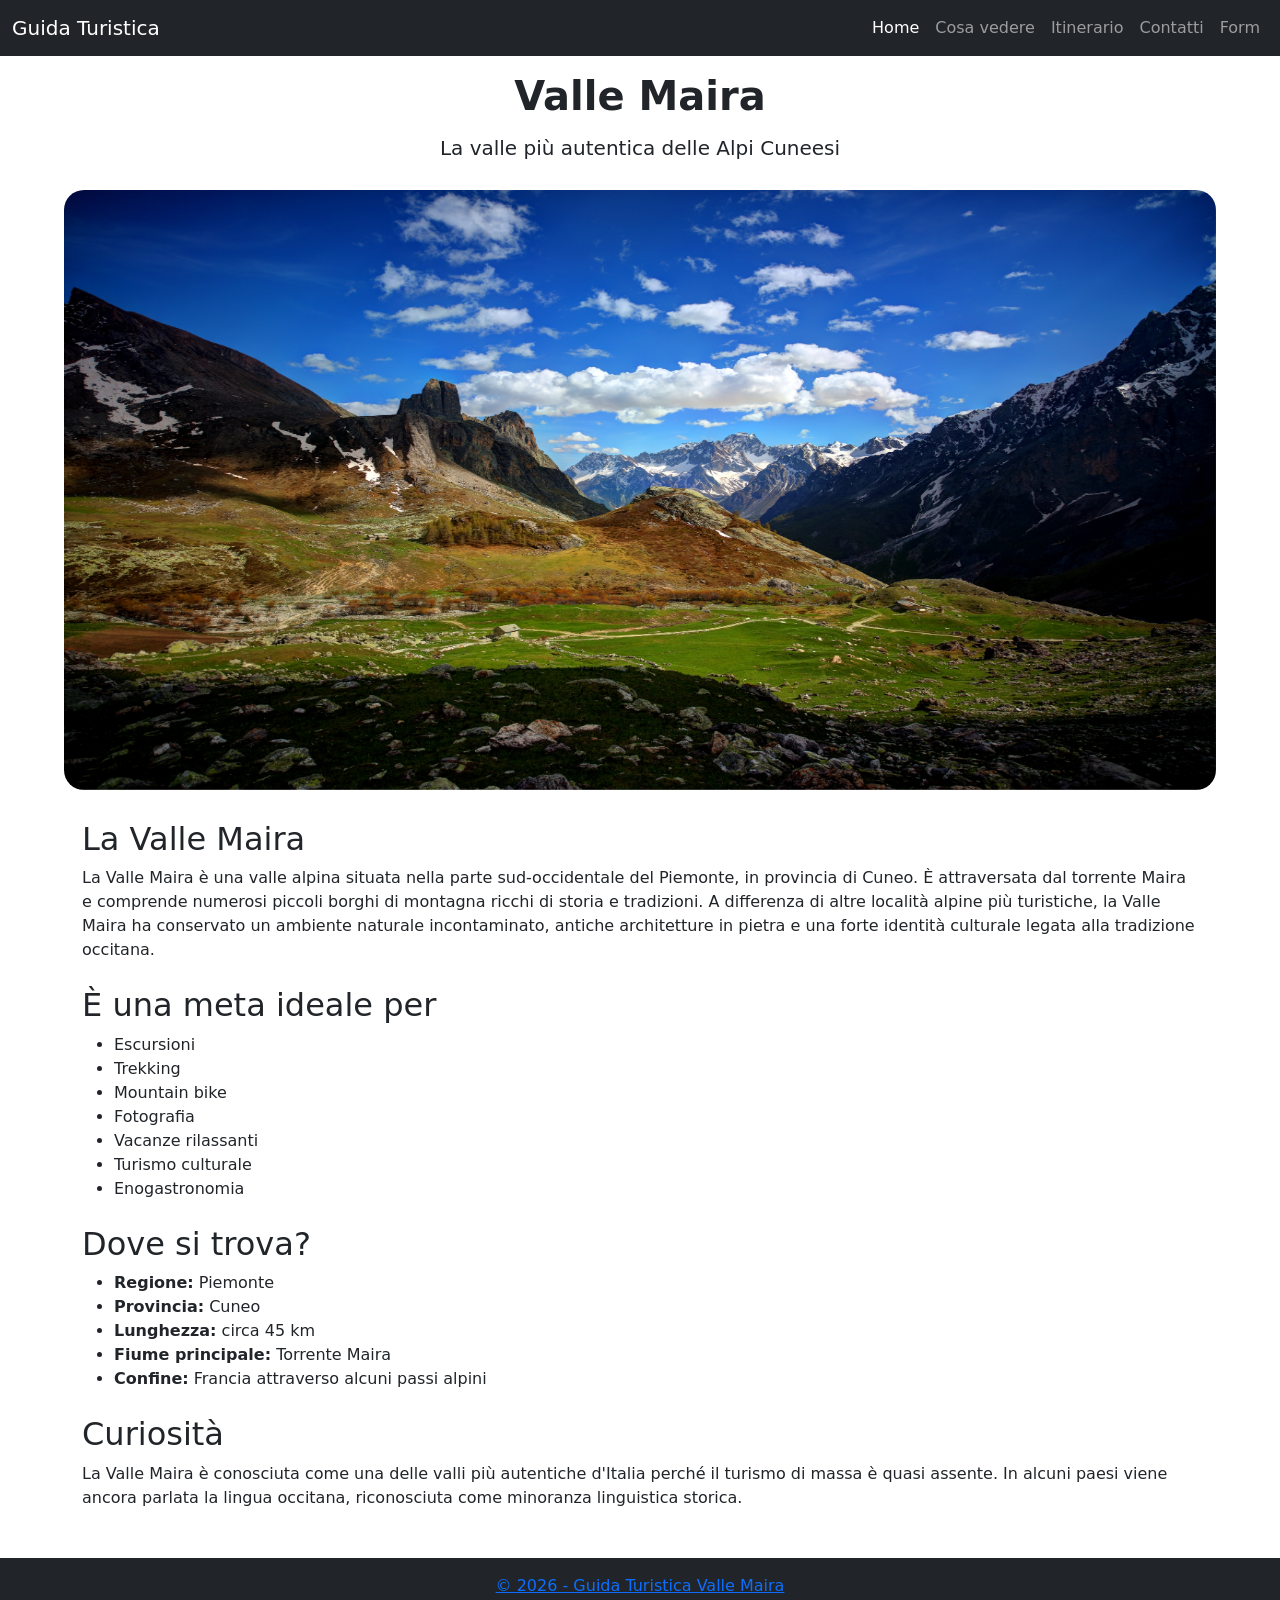
<file: index.html>
<!DOCTYPE html>
<html lang="it">

<head>
    <meta charset="UTF-8">
    <meta name="viewport" content="width=device-width, initial-scale=1.0">
    <title>Valle Maira - Guida Turistica</title>
    <link rel="stylesheet" href="CSS/index.css">
    <link href="https://cdn.jsdelivr.net/npm/bootstrap@5.3.8/dist/css/bootstrap.min.css" rel="stylesheet">
</head>

<body>
    <header>
        <nav class="navbar navbar-expand-lg bg-dark" data-bs-theme="dark">
            <div class="container-fluid">
                <a class="navbar-brand" href="index.html">Guida Turistica</a>
                <div class="navbar-nav">
                    <a class="nav-link active" href="index.html">Home</a>
                    <a class="nav-link" href="visita.html">Cosa vedere</a>
                    <a class="nav-link" href="itinerario.html">Itinerario</a>
                    <a class="nav-link" href="contatti.html">Contatti</a>
                    <a class="nav-link" href="form.html">Form</a>
                </div>
            </div>
        </nav>
    </header>
    <div>
        <h1 class="mt-3 text-center fw-bold m-3">Valle Maira</h1>
        <p class="h5 text-center">La valle più autentica delle Alpi Cuneesi</p>
        <img src="Img/ValleMaira.jpg" alt="Panorama della Valle Maira" id="imgValle">
    </div>
    <div class="container">
        <h2>La Valle Maira</h2>
        <p>
            La Valle Maira è una valle alpina situata nella parte
            sud-occidentale del Piemonte, in provincia di Cuneo.
            È attraversata dal torrente Maira e comprende numerosi
            piccoli borghi di montagna ricchi di storia e tradizioni.
            A differenza di altre località alpine più turistiche,
            la Valle Maira ha conservato un ambiente naturale
            incontaminato, antiche architetture in pietra e una
            forte identità culturale legata alla tradizione occitana.
        </p>
    </div>
    <div class="container mt-4">
        <h2>È una meta ideale per</h2>
        <ul>
            <li>Escursioni</li>
            <li>Trekking</li>
            <li>Mountain bike</li>
            <li>Fotografia</li>
            <li>Vacanze rilassanti</li>
            <li>Turismo culturale</li>
            <li>Enogastronomia</li>
        </ul>
    </div>
    <div class="container mt-4">
        <h2>Dove si trova?</h2>
        <ul>
            <li><strong>Regione:</strong> Piemonte</li>
            <li><strong>Provincia:</strong> Cuneo</li>
            <li><strong>Lunghezza:</strong> circa 45 km</li>
            <li><strong>Fiume principale:</strong> Torrente Maira</li>
            <li><strong>Confine:</strong> Francia attraverso alcuni passi alpini</li>
        </ul>
    </div>
    <div class="container mt-4 mb-5">
        <h2>Curiosità</h2>
        <p>
            La Valle Maira è conosciuta come una delle valli più
            autentiche d'Italia perché il turismo di massa è quasi assente.
            In alcuni paesi viene ancora parlata la lingua occitana,
            riconosciuta come minoranza linguistica storica.
        </p>
    </div>
    <footer class="bg-dark text-white text-center p-3">
        <a href="https://www.vallemaira.org">© 2026 - Guida Turistica Valle Maira</a>
    </footer>
    <script src="https://cdn.jsdelivr.net/npm/bootstrap@5.3.8/dist/js/bootstrap.bundle.min.js"></script>
</body>
</html>
</file>
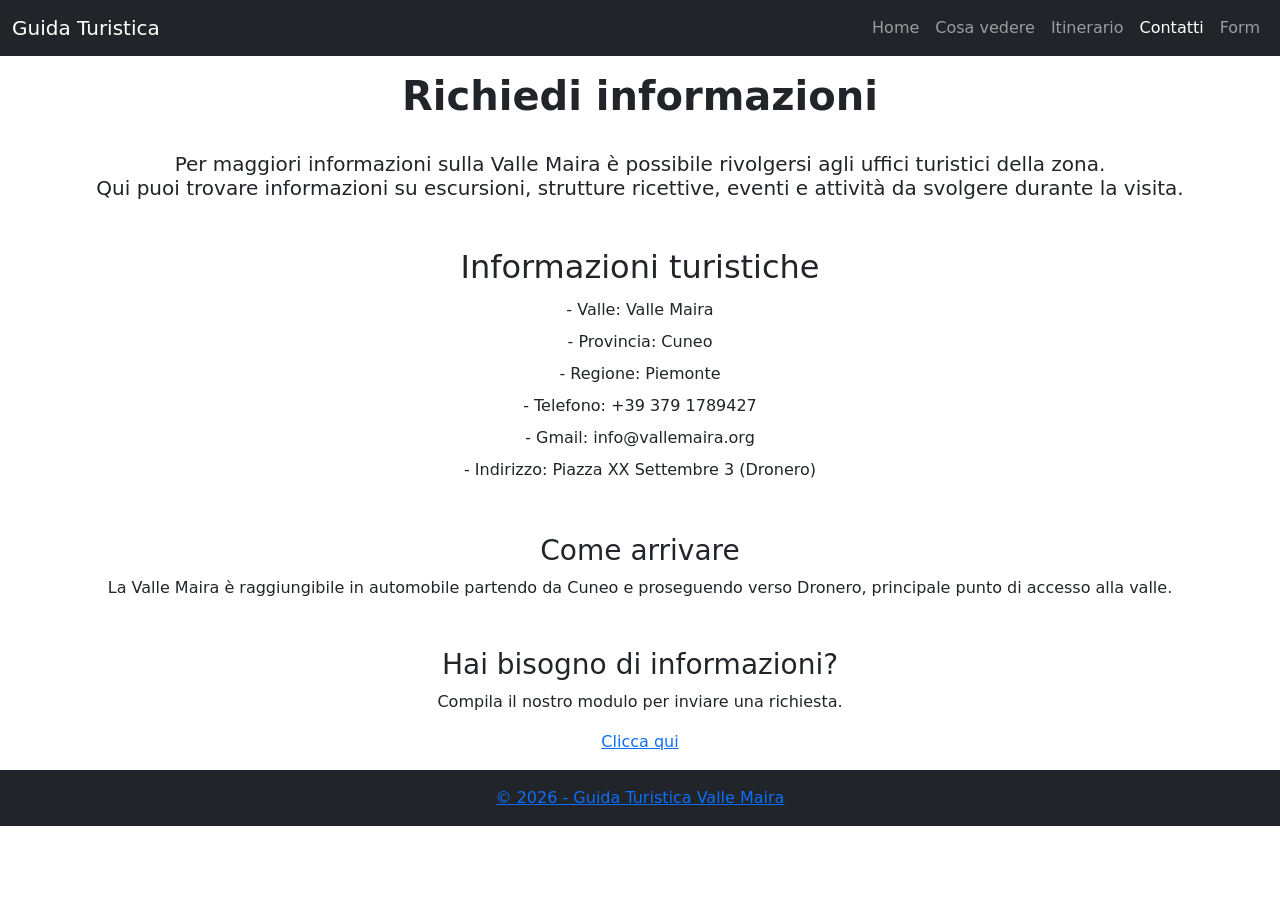
<file: contatti.html>
<!DOCTYPE html>
<html lang="en">
<head>
    <meta charset="UTF-8">
    <meta name="viewport" content="width=device-width, initial-scale=1.0">
    <title>Esercizio 1</title>
    <link href="https://cdn.jsdelivr.net/npm/bootstrap@5.3.8/dist/css/bootstrap.min.css" rel="stylesheet" integrity="sha384-sRIl4kxILFvY47J16cr9ZwB07vP4J8+LH7qKQnuqkuIAvNWLzeN8tE5YBujZqJLB" crossorigin="anonymous">
    <script src="https://cdn.jsdelivr.net/npm/bootstrap@5.3.8/dist/js/bootstrap.bundle.min.js" integrity="sha384-FKyoEForCGlyvwx9Hj09JcYn3nv7wiPVlz7YYwJrWVcXK/BmnVDxM+D2scQbITxI" crossorigin="anonymous"></script>
</head>
<body>
    <nav class="navbar navbar-expand-lg bg-dark" data-bs-theme="dark">
        <div class="container-fluid">
            <a class="navbar-brand" href="#">Guida Turistica</a>
            <div class="navbar-nav">
                <a class="nav-link" href="index.html">Home</a>
                <a class="nav-link" href="visita.html">Cosa vedere</a>
                <a class="nav-link" href="itinerario.html">Itinerario</a>
                <a class="nav-link active" href="#">Contatti</a>
                <a class="nav-link" href="form.html">Form</a>
            </div>
        </div>
    </nav>
    <div class="text-center">
        <h1 class="mt-3 fw-bold m-3">Richiedi informazioni</h1>
        <p class="h5 p-3 m-3">
            Per maggiori informazioni sulla Valle Maira è possibile rivolgersi agli uffici turistici della zona. <br>
            Qui puoi trovare informazioni su escursioni, strutture ricettive, eventi e attività da svolgere durante la visita.
        </p>
    </div>
    <div class="container-fluid p-3 d-block align-items-center justify-content-center text-center">
        <h2>Informazioni turistiche</h2>
        <ul class="list-unstyled ">
            <li class="p-1"> - Valle: Valle Maira</li>
            <li class="p-1"> - Provincia: Cuneo</li>
            <li class="p-1"> - Regione: Piemonte</li>
            <li class="p-1"> - Telefono: +39 379 1789427</li>
            <li class="p-1"> - Gmail: info@vallemaira.org</li>
            <li class="p-1"> - Indirizzo: Piazza XX Settembre 3 (Dronero)</li>
        </ul>
    </div>
    <div class="container-fluid text-center p-3">
        <p class="h3">Come arrivare</p>
        <p>
            La Valle Maira è raggiungibile in automobile partendo da Cuneo e proseguendo verso Dronero, 
            principale punto di accesso alla valle.
        </p>
    </div>
    <div class="container-fluid text-center p-3">
        <p class="h3">Hai bisogno di informazioni?</p>
        <p>
            Compila il nostro modulo per inviare una richiesta.
        </p>
        <a href="form.html">Clicca qui</a>
    </div>
    <footer class="bg-dark text-white text-center p-3">
        <a href="https://www.vallemaira.org">&copy; 2026 - Guida Turistica Valle Maira</a>
    </footer>
</body>
</html>
</file>
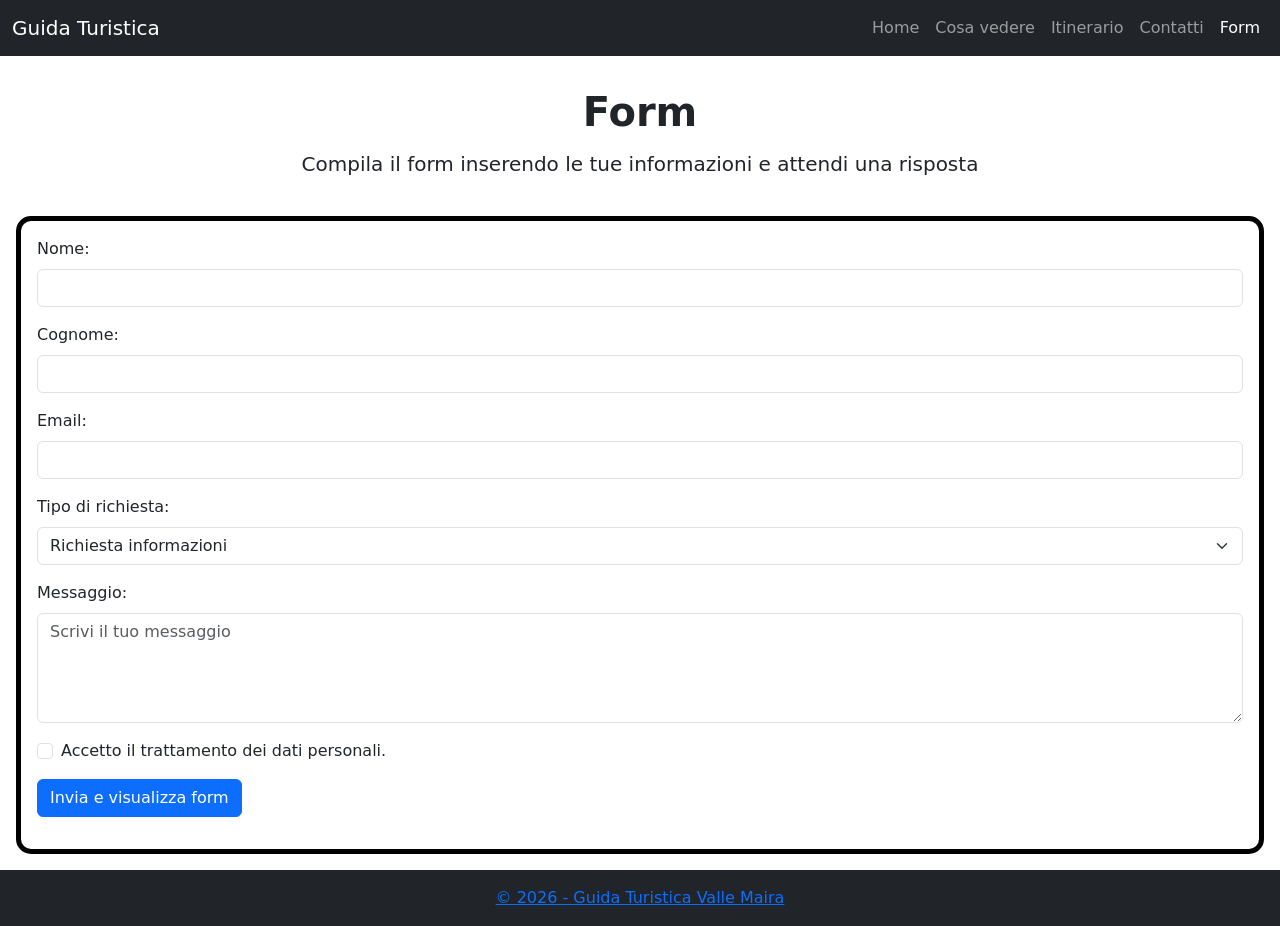
<file: form.html>
<!DOCTYPE html>
<html lang="en">

<head>
    <meta charset="UTF-8">
    <meta name="viewport" content="width=device-width, initial-scale=1.0">
    <title>Esercizio 1</title>
    <link rel="stylesheet" href="CSS/form.css">
    <script src="JS/form.js" defer></script>
    <link href="https://cdn.jsdelivr.net/npm/bootstrap@5.3.8/dist/css/bootstrap.min.css" rel="stylesheet"
        integrity="sha384-sRIl4kxILFvY47J16cr9ZwB07vP4J8+LH7qKQnuqkuIAvNWLzeN8tE5YBujZqJLB" crossorigin="anonymous">
    <script src="https://cdn.jsdelivr.net/npm/bootstrap@5.3.8/dist/js/bootstrap.bundle.min.js"
        integrity="sha384-FKyoEForCGlyvwx9Hj09JcYn3nv7wiPVlz7YYwJrWVcXK/BmnVDxM+D2scQbITxI"
        crossorigin="anonymous"></script>
</head>

<body>
    <nav class="navbar navbar-expand-lg bg-dark" data-bs-theme="dark">
        <div class="container-fluid">
            <a class="navbar-brand" href="#">Guida Turistica</a>
            <div class="navbar-nav">
                <a class="nav-link" href="index.html">Home</a>
                <a class="nav-link" href="visita.html">Cosa vedere</a>
                <a class="nav-link" href="itinerario.html">Itinerario</a>
                <a class="nav-link" href="contatti.html">Contatti</a>
                <a class="nav-link active" href="#">Form</a>
            </div>
        </div>
    </nav>
    <div class="p-3">
        <h1 class="mt-3 text-center fw-bold m-3">Form</h1>
        <p class="h5 text-center">Compila il form inserendo le tue informazioni e attendi una risposta</p>
    </div>
    <form id="form" class="p-3 m-3">
        <div class="mb-3">
            <label for="nome" class="form-label">Nome:</label>
            <input type="text" id="nome" name="nome" class="form-control">
        </div>
        <div class="mb-3">
            <label for="cognome" class="form-label">Cognome:</label>
            <input type="text" id="cognome" name="cognome" class="form-control">
        </div>
        <div class="mb-3"> 
            <label for="email" class="form-label">Email:</label> 
            <input type="email" id="email" name="email" class="form-control"> 
        </div>
        <div class="mb-3"> 
            <label for="richiesta" class="form-label">Tipo di richiesta:</label> 
            <select id="richiesta" name="richiesta" class="form-select">
                <option value="informazioni">Richiesta informazioni</option>
                <option value="prenotazione">Prenotazione visita</option>
                <option value="escursioni">Escursioni guidate</option>
                <option value="eventi">Eventi</option>
                <option value="altro">Altro</option>
            </select> 
        </div>
        <div class="mb-3"> 
            <label for="messaggio" class="form-label">Messaggio:</label> 
            <textarea id="messaggio" name="messaggio" class="form-control" rows="4" placeholder="Scrivi il tuo messaggio"></textarea> 
        </div>
        <div class="mb-3 form-check"> 
            <input type="checkbox" id="privacy" name="privacy" class="form-check-input">
            <label for="privacy" class="form-check-label"> Accetto il trattamento dei dati personali. </label>
        </div>
        <div class="mb-3"> 
            <button type="button" class="btn btn-primary" onclick="visForm()">Invia e visualizza form</button>
        </div>
    </form>
    <footer class="bg-dark text-white text-center p-3">
        <a href="https://www.vallemaira.org">&copy; 2026 - Guida Turistica Valle Maira</a>
    </footer>
</body>

</html>
</file>
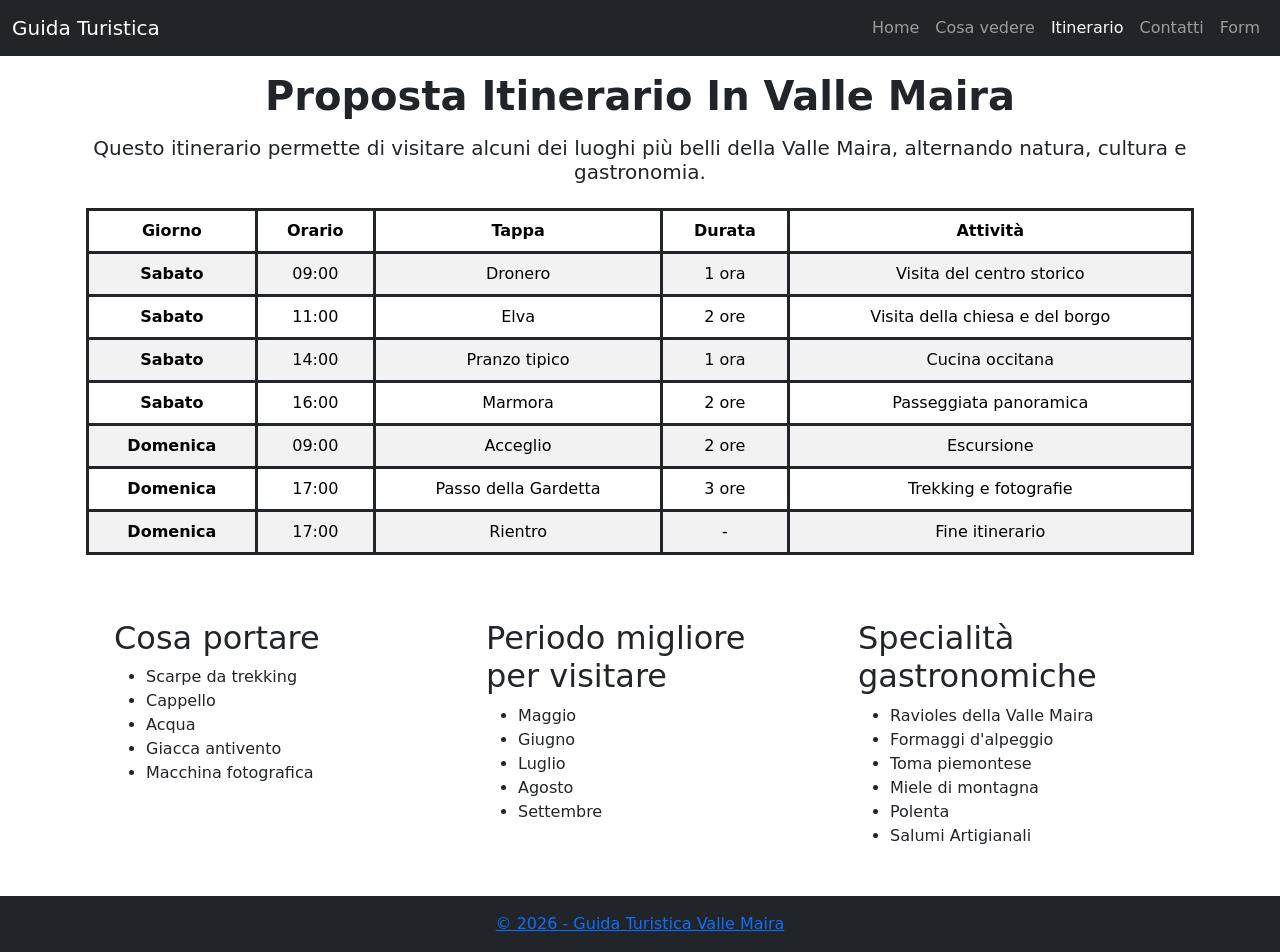
<file: itinerario.html>
<!DOCTYPE html>
<html lang="en">

<head>
    <meta charset="UTF-8">
    <meta name="viewport" content="width=device-width, initial-scale=1.0">
    <title>Esercizio 1</title>
    <link href="https://cdn.jsdelivr.net/npm/bootstrap@5.3.8/dist/css/bootstrap.min.css" rel="stylesheet"
        integrity="sha384-sRIl4kxILFvY47J16cr9ZwB07vP4J8+LH7qKQnuqkuIAvNWLzeN8tE5YBujZqJLB" crossorigin="anonymous">
    <script src="https://cdn.jsdelivr.net/npm/bootstrap@5.3.8/dist/js/bootstrap.bundle.min.js"
        integrity="sha384-FKyoEForCGlyvwx9Hj09JcYn3nv7wiPVlz7YYwJrWVcXK/BmnVDxM+D2scQbITxI"
        crossorigin="anonymous"></script>
</head>

<body>
    <nav class="navbar navbar-expand-lg bg-dark" data-bs-theme="dark">
        <div class="container-fluid">
            <a class="navbar-brand" href="#">Guida Turistica</a>
            <div class="navbar-nav">
                <a class="nav-link" href="index.html">Home</a>
                <a class="nav-link" href="visita.html">Cosa vedere</a>
                <a class="nav-link active" href="#">Itinerario</a>
                <a class="nav-link" href="contatti.html">Contatti</a>
                <a class="nav-link" href="form.html">Form</a>
            </div>
        </div>
    </nav>
    <div class="container">
        <h1 class="mt-3 text-center fw-bold m-3">Proposta Itinerario In Valle Maira</h2>
            <p class="h5 text-center">
                Questo itinerario permette di visitare alcuni dei luoghi più belli
                della Valle Maira, alternando natura, cultura e gastronomia.
            </p>
    </div>
    <section class="container p-3">
        <table class="table table-striped text-center border border-dark border-3">
            <thead class="border border-dark border-3">
                <tr>
                    <th scope="col" class="border border-dark border-3">Giorno</th>
                    <th scope="col" class="border border-dark border-3">Orario</th>
                    <th scope="col" class="border border-dark border-3">Tappa</th>
                    <th scope="col" class="border border-dark border-3">Durata</th>
                    <th scope="col" class="border border-dark border-3">Attività</th>
                </tr>
            </thead>
            <tbody>
                <tr class="border border-dark border-3">
                    <th scope="row" class="border border-dark border-3">Sabato</th>
                    <td class="border border-dark border-3">09:00</td>
                    <td class="border border-dark border-3">Dronero</td>
                    <td class="border border-dark border-3">1 ora</td>
                    <td class="border border-dark border-3">Visita del centro storico</td>
                </tr>
                <tr class="border border-dark border-3">
                    <th scope="row" class="border border-dark border-3">Sabato</th>
                    <td class="border border-dark border-3">11:00</td>
                    <td class="border border-dark border-3">Elva</td>
                    <td class="border border-dark border-3">2 ore</td>
                    <td class="border border-dark border-3">Visita della chiesa e del borgo</td>
                </tr>
                <tr class="border border-dark border-3">
                    <th scope="row" class="border border-dark border-3">Sabato</th>
                    <td class="border border-dark border-3">14:00</td>
                    <td class="border border-dark border-3">Pranzo tipico</td>
                    <td class="border border-dark border-3">1 ora</td>
                    <td class="border border-dark border-3">Cucina occitana</td>
                </tr>
                <tr class="border border-dark border-3">
                    <th scope="row" class="border border-dark border-3">Sabato</th>
                    <td class="border border-dark border-3">16:00</td>
                    <td class="border border-dark border-3">Marmora</td>
                    <td class="border border-dark border-3">2 ore</td>
                    <td class="border border-dark border-3">Passeggiata panoramica</td>
                </tr>
                <tr class="border border-dark border-3">
                    <th scope="row" class="border border-dark border-3">Domenica</th>
                    <td class="border border-dark border-3">09:00</td>
                    <td class="border border-dark border-3">Acceglio</td>
                    <td class="border border-dark border-3">2 ore</td>
                    <td class="border border-dark border-3">Escursione</td>
                </tr>
                <tr class="border border-dark border-3">
                    <th scope="row" class="border border-dark border-3">Domenica</th>
                    <td class="border border-dark border-3">17:00</td>
                    <td class="border border-dark border-3">Passo della Gardetta</td>
                    <td class="border border-dark border-3">3 ore</td>
                    <td class="border border-dark border-3">Trekking e fotografie</td>
                </tr>
                <tr class="border border-dark border-3">
                    <th scope="row" class="border border-dark border-3">Domenica</th>
                    <td class="border border-dark border-3">17:00</td>
                    <td class="border border-dark border-3">Rientro</td>
                    <td class="border border-dark border-3">-</td>
                    <td class="border border-dark border-3">Fine itinerario</td>
                </tr>
            </tbody>
        </table>
    </section>
    <div class="container d-flex justify-content-center">
        <div class="container m-3 p-3">
            <h2>Cosa portare</h2>
            <ul>
                <li>Scarpe da trekking</li>
                <li>Cappello</li>
                <li>Acqua</li>
                <li>Giacca antivento</li>
                <li>Macchina fotografica</li>
            </ul>
        </div>
        <div class="container m-3 p-3">
            <h2>Periodo migliore per visitare</h2>
            <ul>
                <li>Maggio</li>
                <li>Giugno</li>
                <li>Luglio</li>
                <li>Agosto</li>
                <li>Settembre</li>
            </ul>
        </div>
        <div class="container m-3 p-3">
            <h2>Specialità gastronomiche</h2>
            <ul>
                <li>Ravioles della Valle Maira</li>
                <li>Formaggi d'alpeggio</li>
                <li>Toma piemontese</li>
                <li>Miele di montagna</li>
                <li>Polenta</li>
                <li>Salumi Artigianali</li>
            </ul>
        </div>
    </div>
    <footer class="bg-dark text-white text-center p-3">
        <a href="https://www.vallemaira.org">&copy; 2026 - Guida Turistica Valle Maira</a>
    </footer>
</body>

</html>
</file>
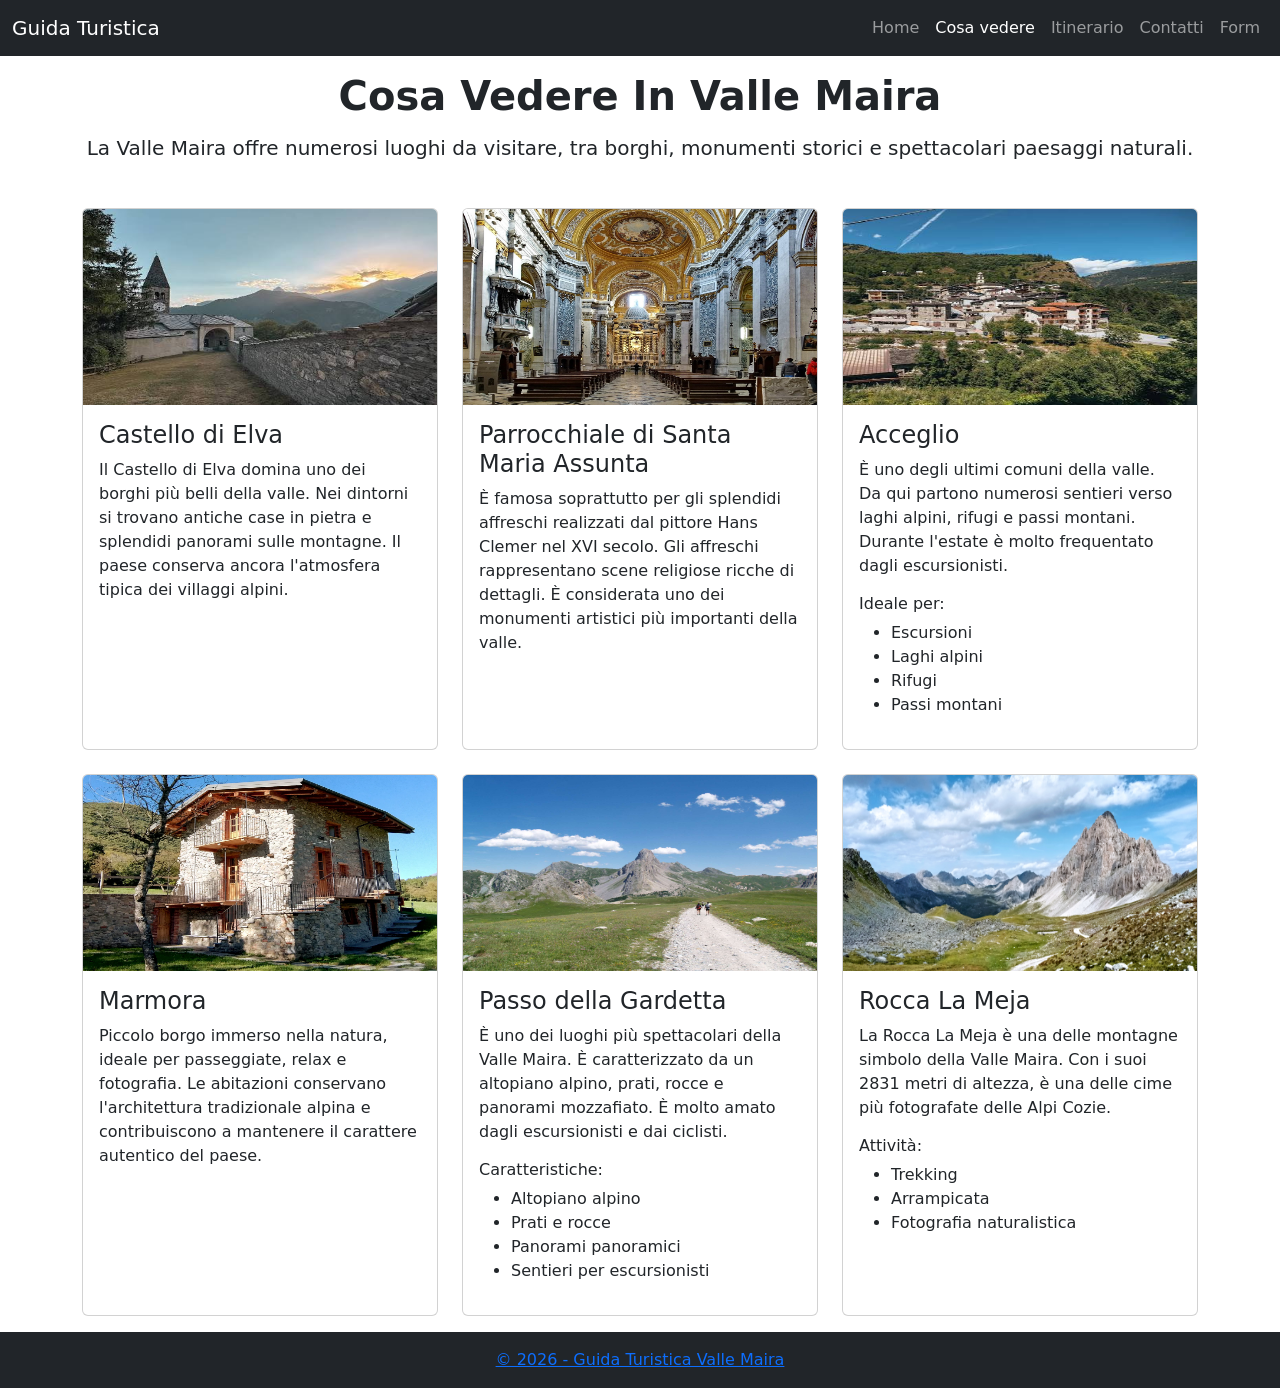
<file: visita.html>
<!DOCTYPE html>
<html lang="it">

<head>
    <meta charset="UTF-8">
    <meta name="viewport" content="width=device-width, initial-scale=1.0">
    <title>Cosa vedere - Valle Maira</title>
    <link rel="stylesheet" href="CSS/visita.css">
    <link href="https://cdn.jsdelivr.net/npm/bootstrap@5.3.8/dist/css/bootstrap.min.css" rel="stylesheet" integrity="sha384-sRIl4kxILFvY47J16cr9ZwB07vP4J8+LH7qKQnuqkuIAvNWLzeN8tE5YBujZqJLB" crossorigin="anonymous">
    <script src="https://cdn.jsdelivr.net/npm/bootstrap@5.3.8/dist/js/bootstrap.bundle.min.js" integrity="sha384-FKyoEForCGlyvwx9Hj09JcYn3nv7wiPVlz7YYwJrWVcXK/BmnVDxM+D2scQbITxI" crossorigin="anonymous"></script>
</head>

<body>
    <nav class="navbar navbar-expand-lg bg-dark" data-bs-theme="dark">
        <div class="container-fluid">
            <a class="navbar-brand" href="#">Guida Turistica</a>
            <div class="navbar-nav">
                <a class="nav-link" href="index.html">Home</a>
                <a class="nav-link active" href="cosa-vedere.html">Cosa vedere</a>
                <a class="nav-link" href="itinerario.html">Itinerario</a>
                <a class="nav-link" href="contatti.html">Contatti</a>
                <a class="nav-link" href="form.html">Form</a>
            </div>
        </div>
    </nav>
    <main>
        <div class="container mt-3 mb-3">
            <div class="text-center mb-5">
                <h1 class="mt-3 text-center fw-bold m-3">Cosa Vedere In Valle Maira</h1>
                <p class="h5">
                    La Valle Maira offre numerosi luoghi da visitare, tra borghi,
                    monumenti storici e spettacolari paesaggi naturali.
                </p>
            </div>
            <div class="row g-4">
                <div class="col-12 col-md-6 col-lg-4">
                    <div class="card h-100">
                        <img src="Img/Elva.jpg" class="card-img-top" alt="Castello e panorama di Elva">
                        <div class="card-body">
                            <h2 class="card-title h4">
                                Castello di Elva
                            </h2>
                            <p class="card-text">
                                Il Castello di Elva domina uno dei borghi più belli
                                della valle. Nei dintorni si trovano antiche case
                                in pietra e splendidi panorami sulle montagne.
                                Il paese conserva ancora l'atmosfera tipica
                                dei villaggi alpini.
                            </p>
                        </div>
                    </div>
                </div>
                <div class="col-12 col-md-6 col-lg-4">
                    <div class="card h-100">
                        <img src="Img/ChiesaSantaMariaAssunta.jpg" class="card-img-top" alt="Interno della Parrocchiale di Santa Maria Assunta">
                        <div class="card-body">
                            <h2 class="card-title h4">
                                Parrocchiale di Santa Maria Assunta
                            </h2>
                            <p class="card-text">
                                È famosa soprattutto per gli splendidi affreschi
                                realizzati dal pittore Hans Clemer nel XVI secolo.
                                Gli affreschi rappresentano scene religiose ricche
                                di dettagli. È considerata uno dei monumenti
                                artistici più importanti della valle.
                            </p>
                        </div>
                    </div>
                </div>
                <div class="col-12 col-md-6 col-lg-4">
                    <div class="card h-100">
                        <img src="Img/Acceglio.jpg" class="card-img-top" alt="Paese di Acceglio con le montagne sullo sfondo">
                        <div class="card-body">
                            <h2 class="card-title h4">
                                Acceglio
                            </h2>
                            <p class="card-text">
                                È uno degli ultimi comuni della valle. Da qui
                                partono numerosi sentieri verso laghi alpini,
                                rifugi e passi montani. Durante l'estate è molto
                                frequentato dagli escursionisti.
                            </p>
                            <h3 class="h6">Ideale per:</h3>
                            <ul>
                                <li>Escursioni</li>
                                <li>Laghi alpini</li>
                                <li>Rifugi</li>
                                <li>Passi montani</li>
                            </ul>
                        </div>
                    </div>
                </div>
                <div class="col-12 col-md-6 col-lg-4">
                    <div class="card h-100">
                        <img src="Img/Marmora.jpg" class="card-img-top" alt="Case in pietra del borgo di Marmora">
                        <div class="card-body">
                            <h2 class="card-title h4">
                                Marmora
                            </h2>
                            <p class="card-text">
                                Piccolo borgo immerso nella natura, ideale per
                                passeggiate, relax e fotografia. Le abitazioni
                                conservano l'architettura tradizionale alpina
                                e contribuiscono a mantenere il carattere
                                autentico del paese.
                            </p>
                        </div>
                    </div>
                </div>
                <div class="col-12 col-md-6 col-lg-4">
                    <div class="card h-100">
                        <img src="Img/PassoGardetta.jpg" class="card-img-top" alt="Panorama del Passo della Gardetta">
                        <div class="card-body">
                            <h2 class="card-title h4">
                                Passo della Gardetta
                            </h2>
                            <p class="card-text">
                                È uno dei luoghi più spettacolari della Valle
                                Maira. È caratterizzato da un altopiano alpino,
                                prati, rocce e panorami mozzafiato.
                                È molto amato dagli escursionisti e dai ciclisti.
                            </p>
                            <h3 class="h6">Caratteristiche:</h3>
                            <ul>
                                <li>Altopiano alpino</li>
                                <li>Prati e rocce</li>
                                <li>Panorami panoramici</li>
                                <li>Sentieri per escursionisti</li>
                            </ul>
                        </div>
                    </div>
                </div>
                <div class="col-12 col-md-6 col-lg-4">
                    <div class="card h-100">
                        <img src="Img/RoccaLaMeja.jpg" class="card-img-top" alt="Rocca La Meja sulle Alpi Cozie">
                        <div class="card-body">
                            <h2 class="card-title h4">
                                Rocca La Meja
                            </h2>
                            <p class="card-text">
                                La Rocca La Meja è una delle montagne simbolo
                                della Valle Maira. Con i suoi 2831 metri di
                                altezza, è una delle cime più fotografate
                                delle Alpi Cozie.
                            </p>
                            <h3 class="h6">Attività:</h3>
                            <ul>
                                <li>Trekking</li>
                                <li>Arrampicata</li>
                                <li>Fotografia naturalistica</li>
                            </ul>
                        </div>
                    </div>
                </div>
            </div>
        </div>
    </main>
    <footer class="bg-dark text-white text-center p-3">
        <a href="https://www.vallemaira.org">&copy; 2026 - Guida Turistica Valle Maira</a>
    </footer>
</body>

</html>
</file>
<file: CSS/index.css>
#imgValle {
    display: block;
    width: 90%;
    max-width: 1400px;
    height: 600px;
    margin: 30px auto;
    border-radius: 20px;
    box-shadow: 10px;
}

#imgValle:hover{
    transform: scale(1.02);
    box-shadow: 15px;
}



@media (max-width: 768px) {
    #imgValle {
        width: 95%;
        height: 350px;
        border-radius: 15px;
    }
}
</file>
<file: CSS/form.css>
#form{
    border: 5px solid black;
    border-radius: 15px;
    box-shadow: 10px;
}
</file>
<file: CSS/visita.css>
img{
    height: 196.21px;
}
</file>
